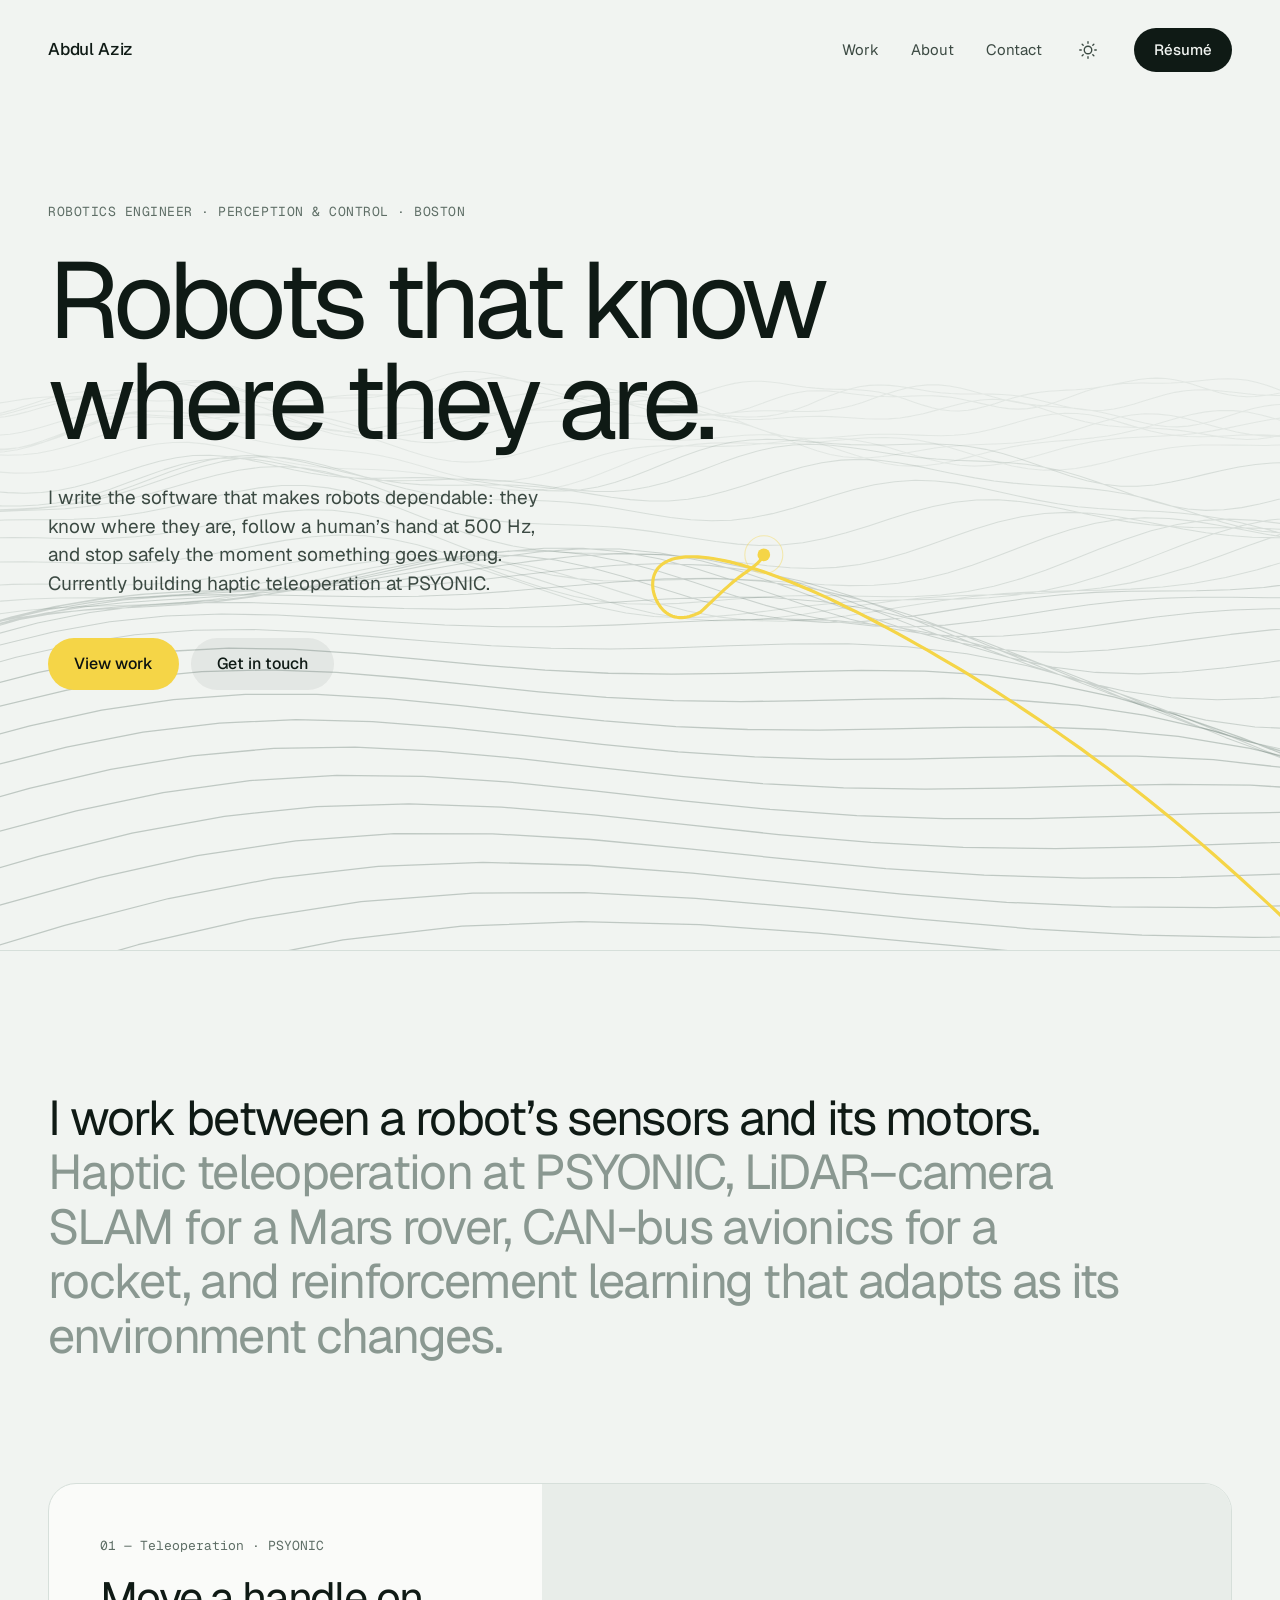
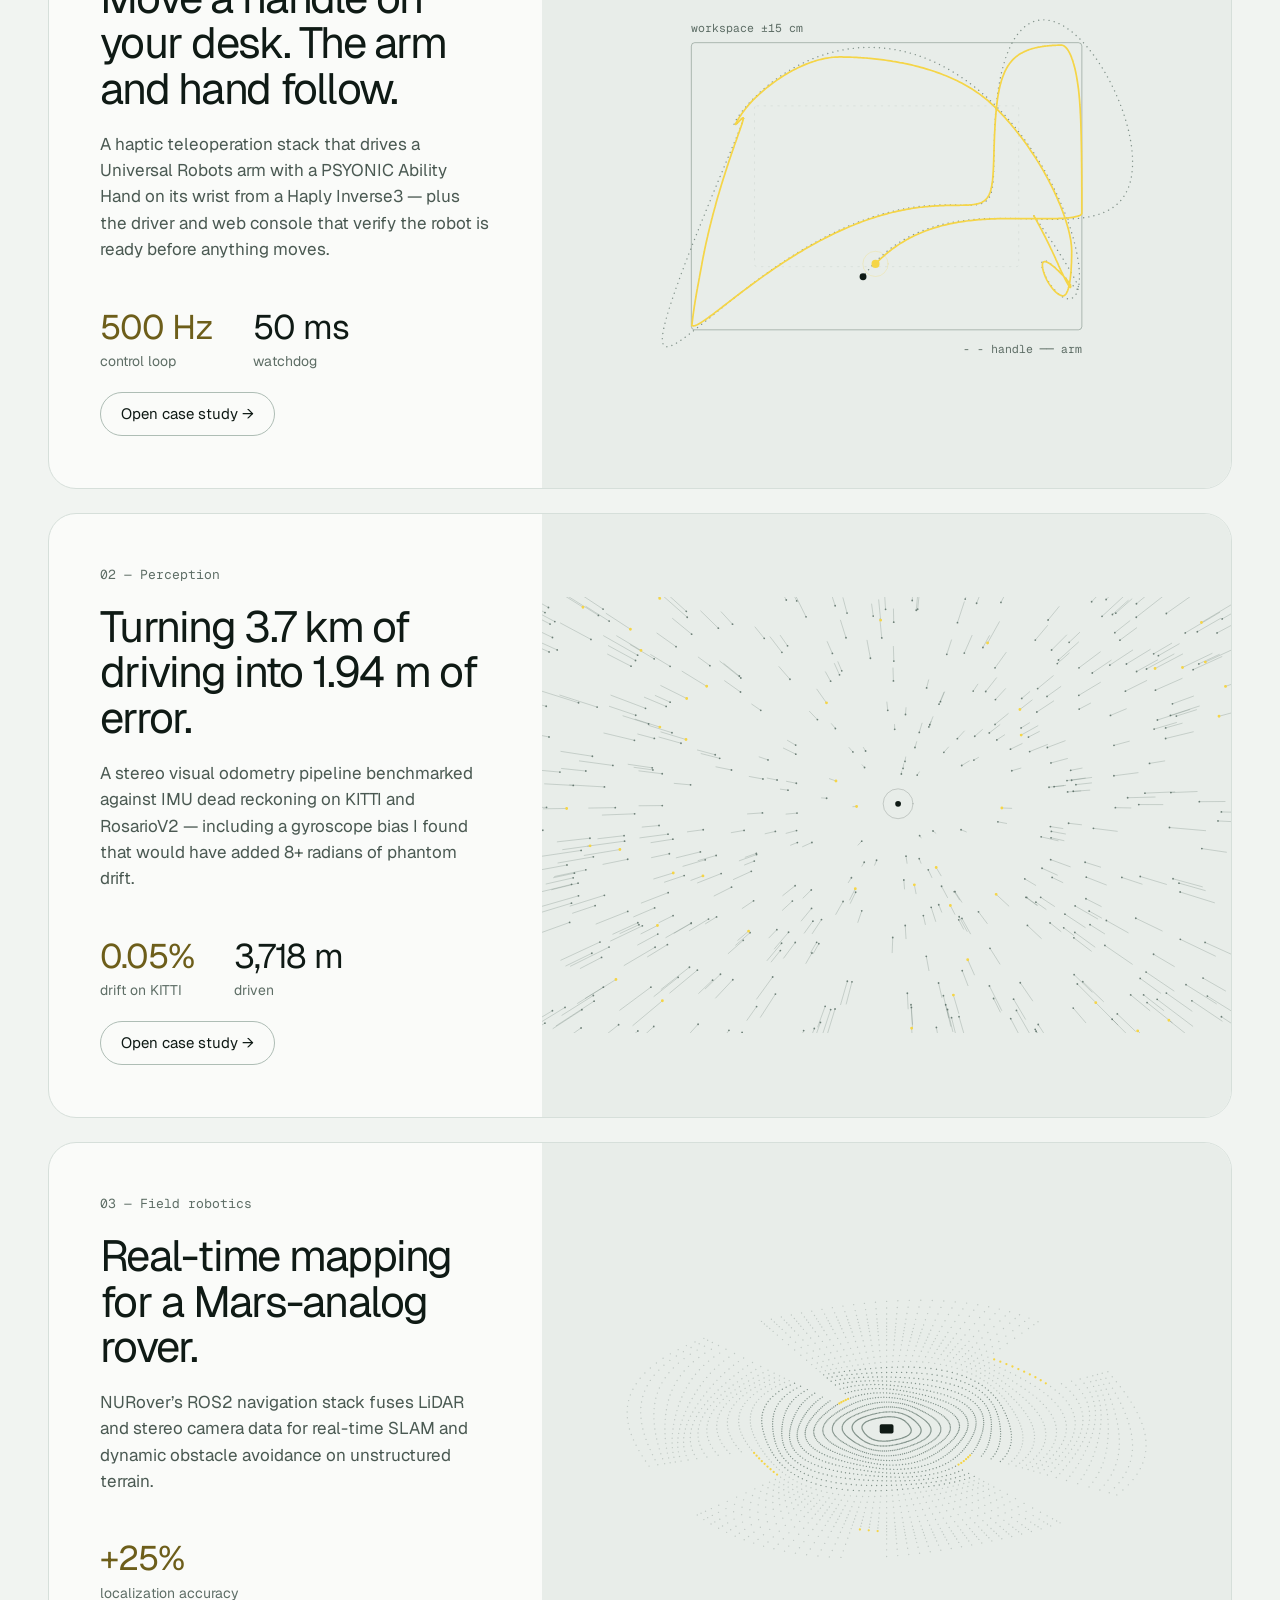
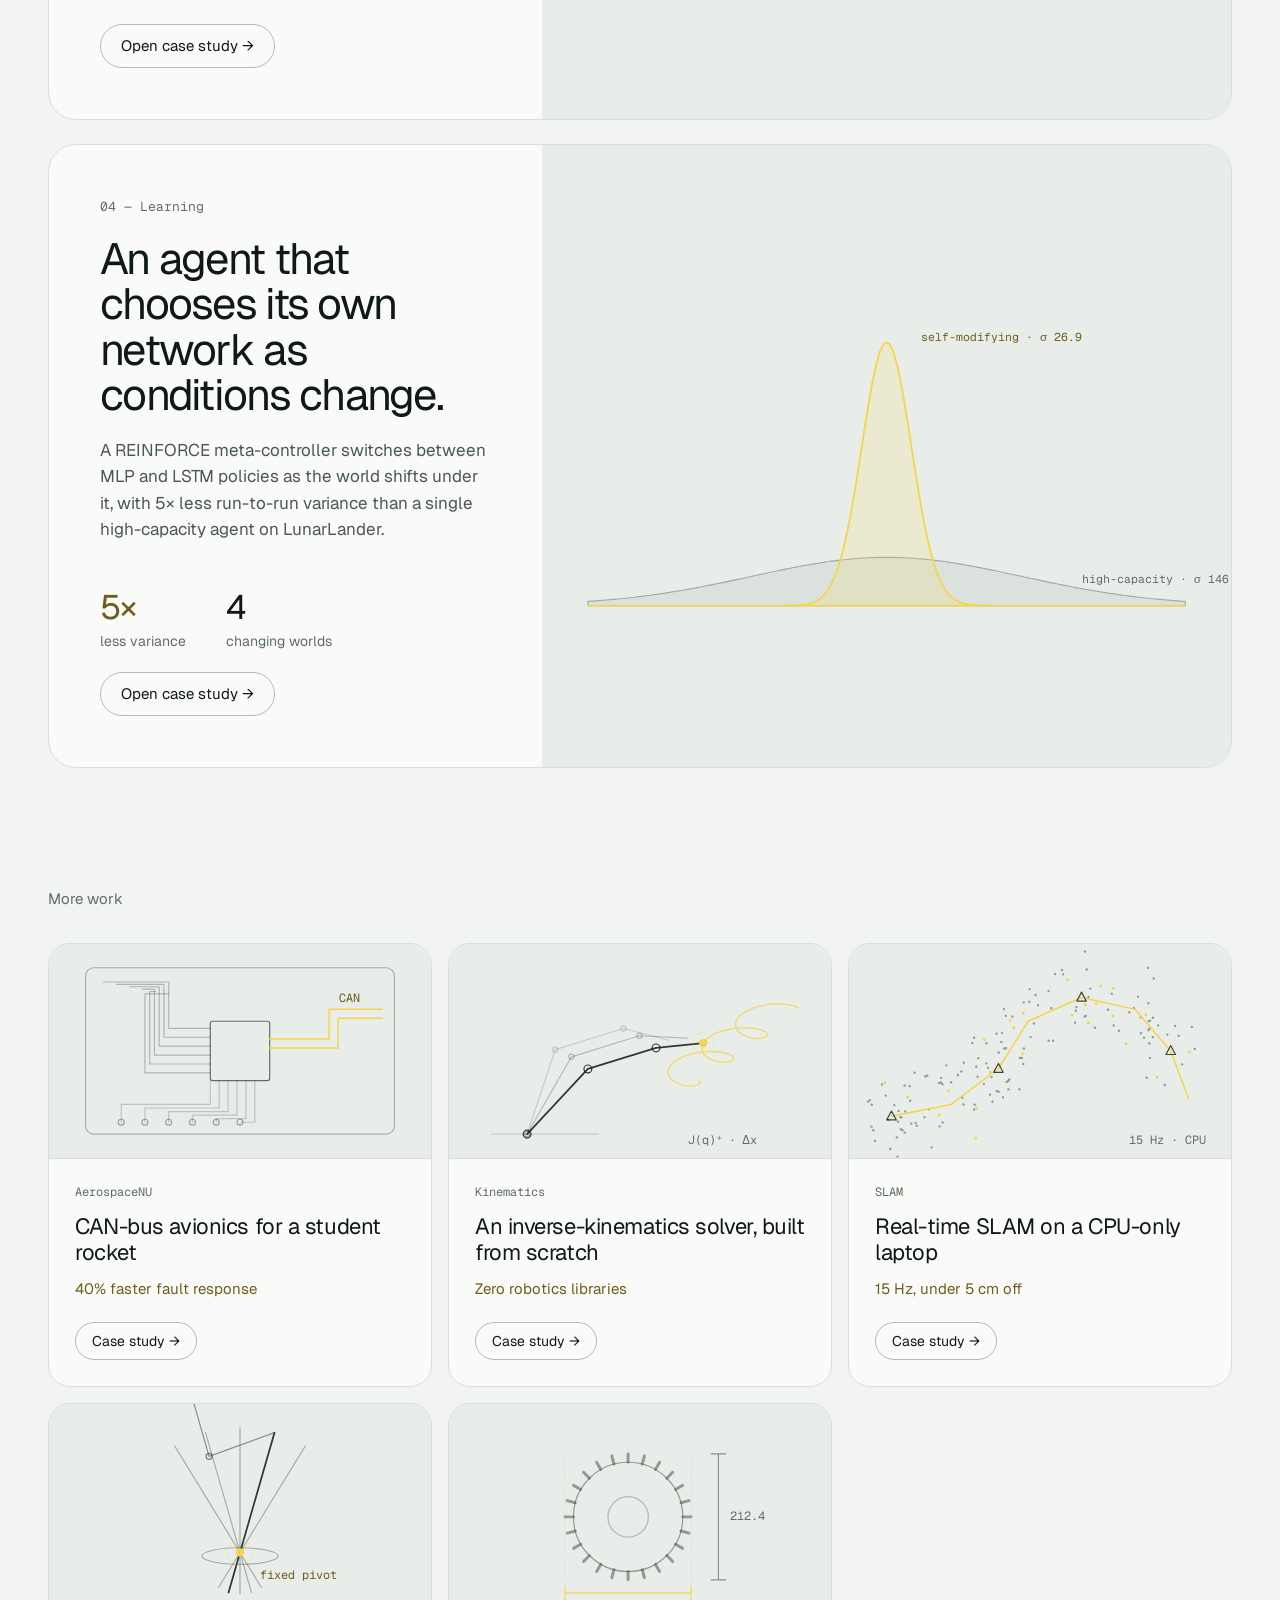
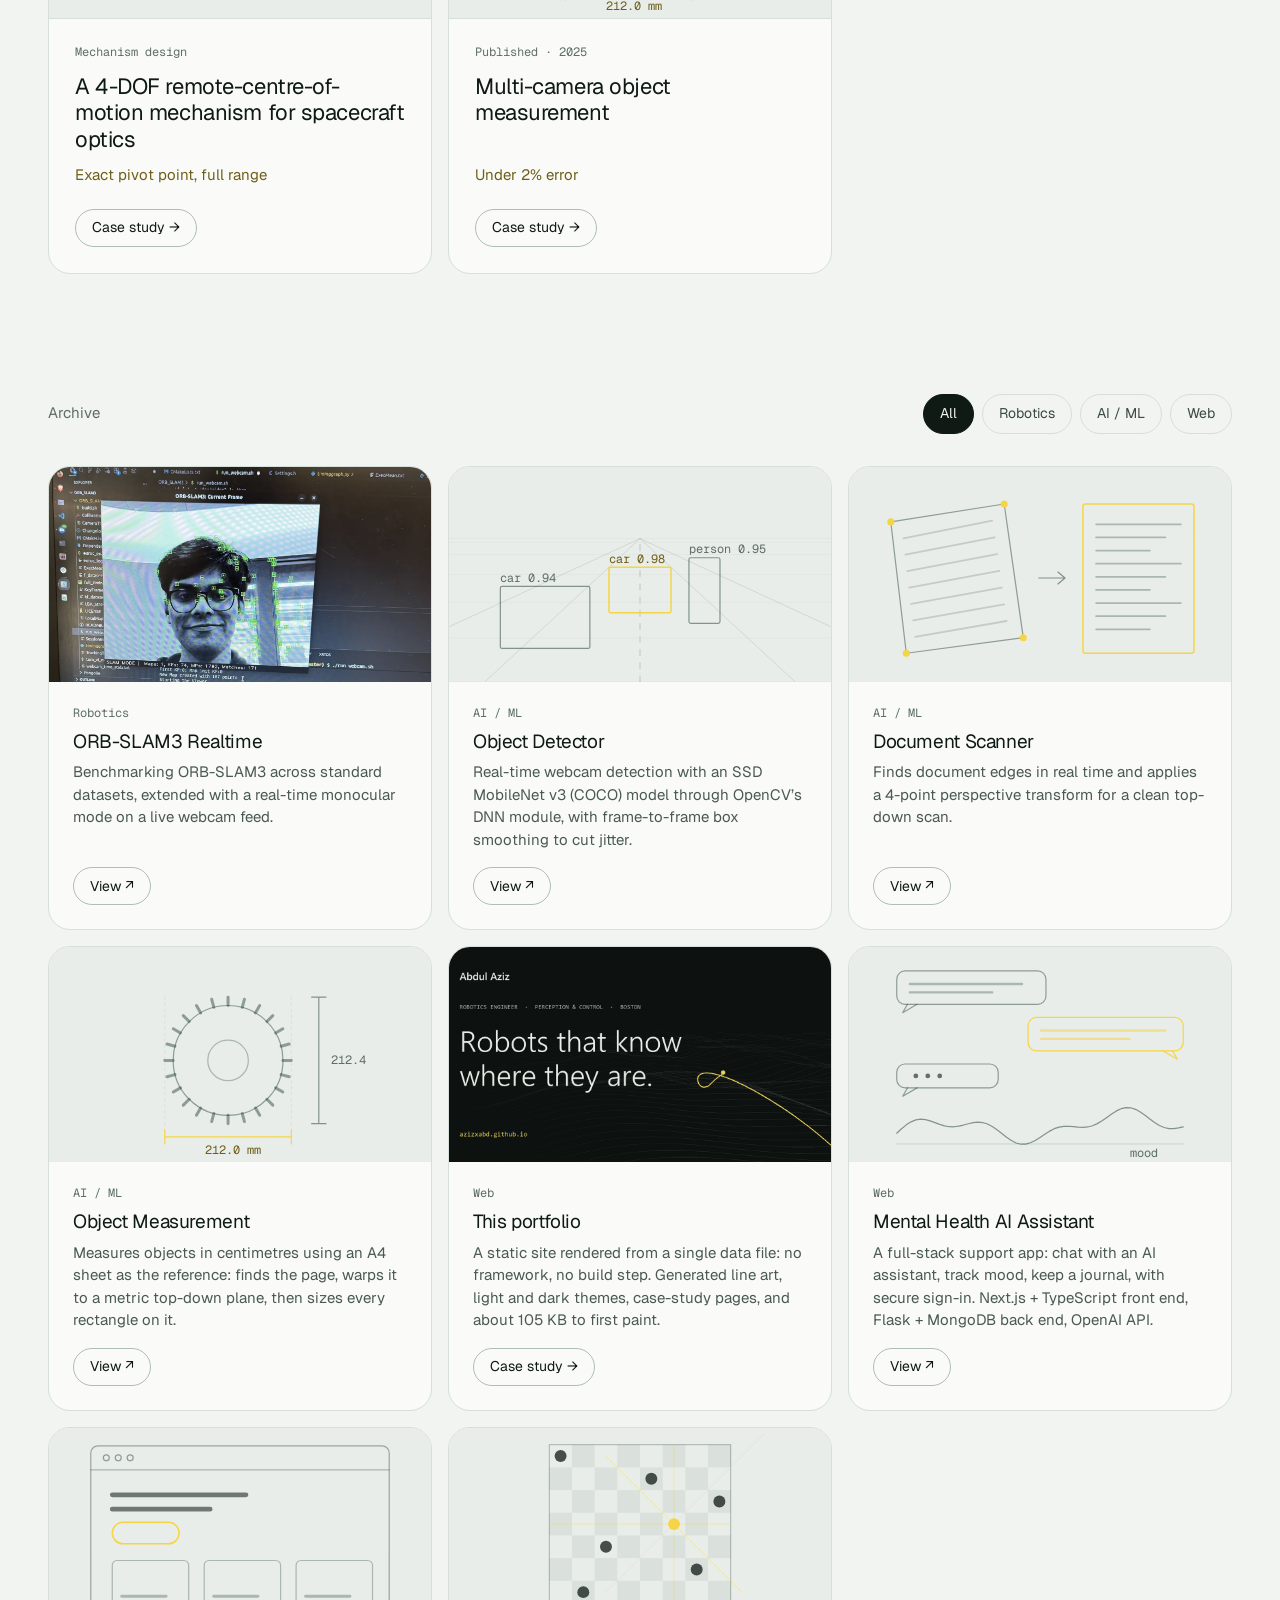
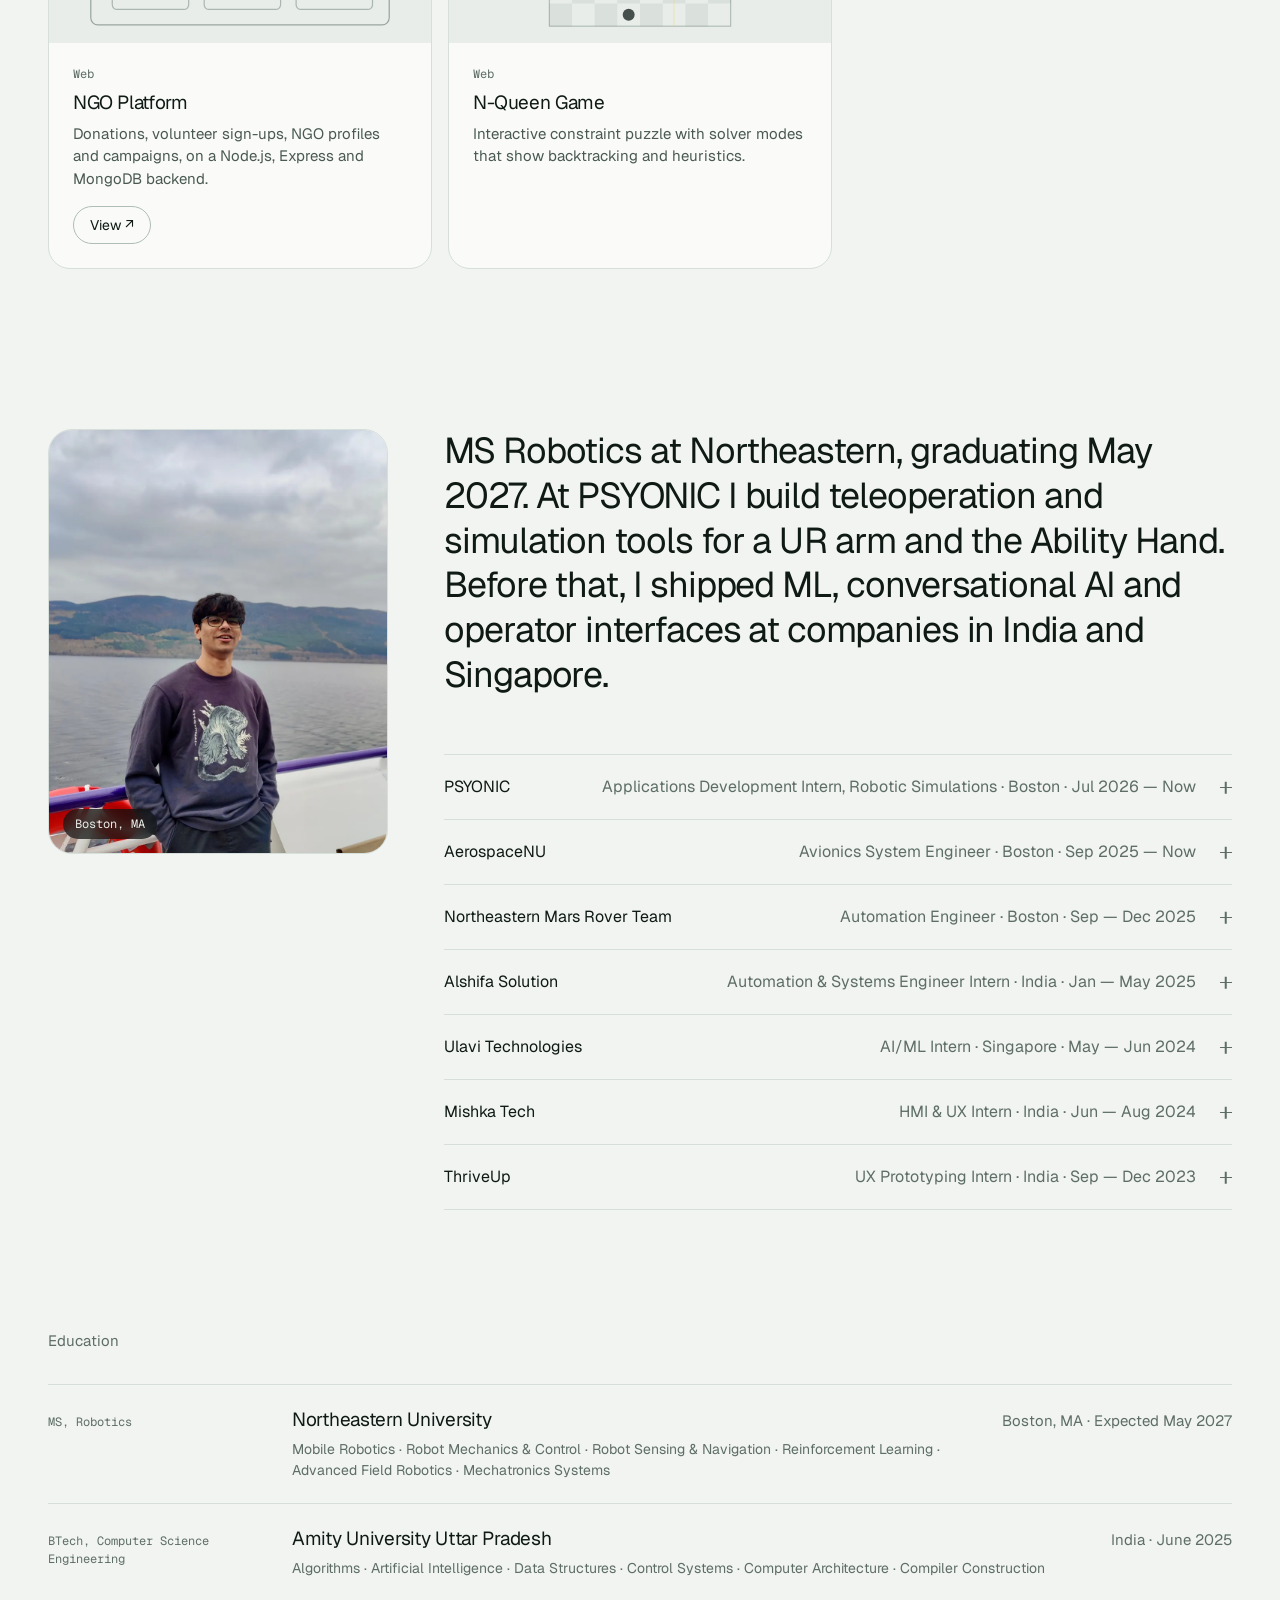
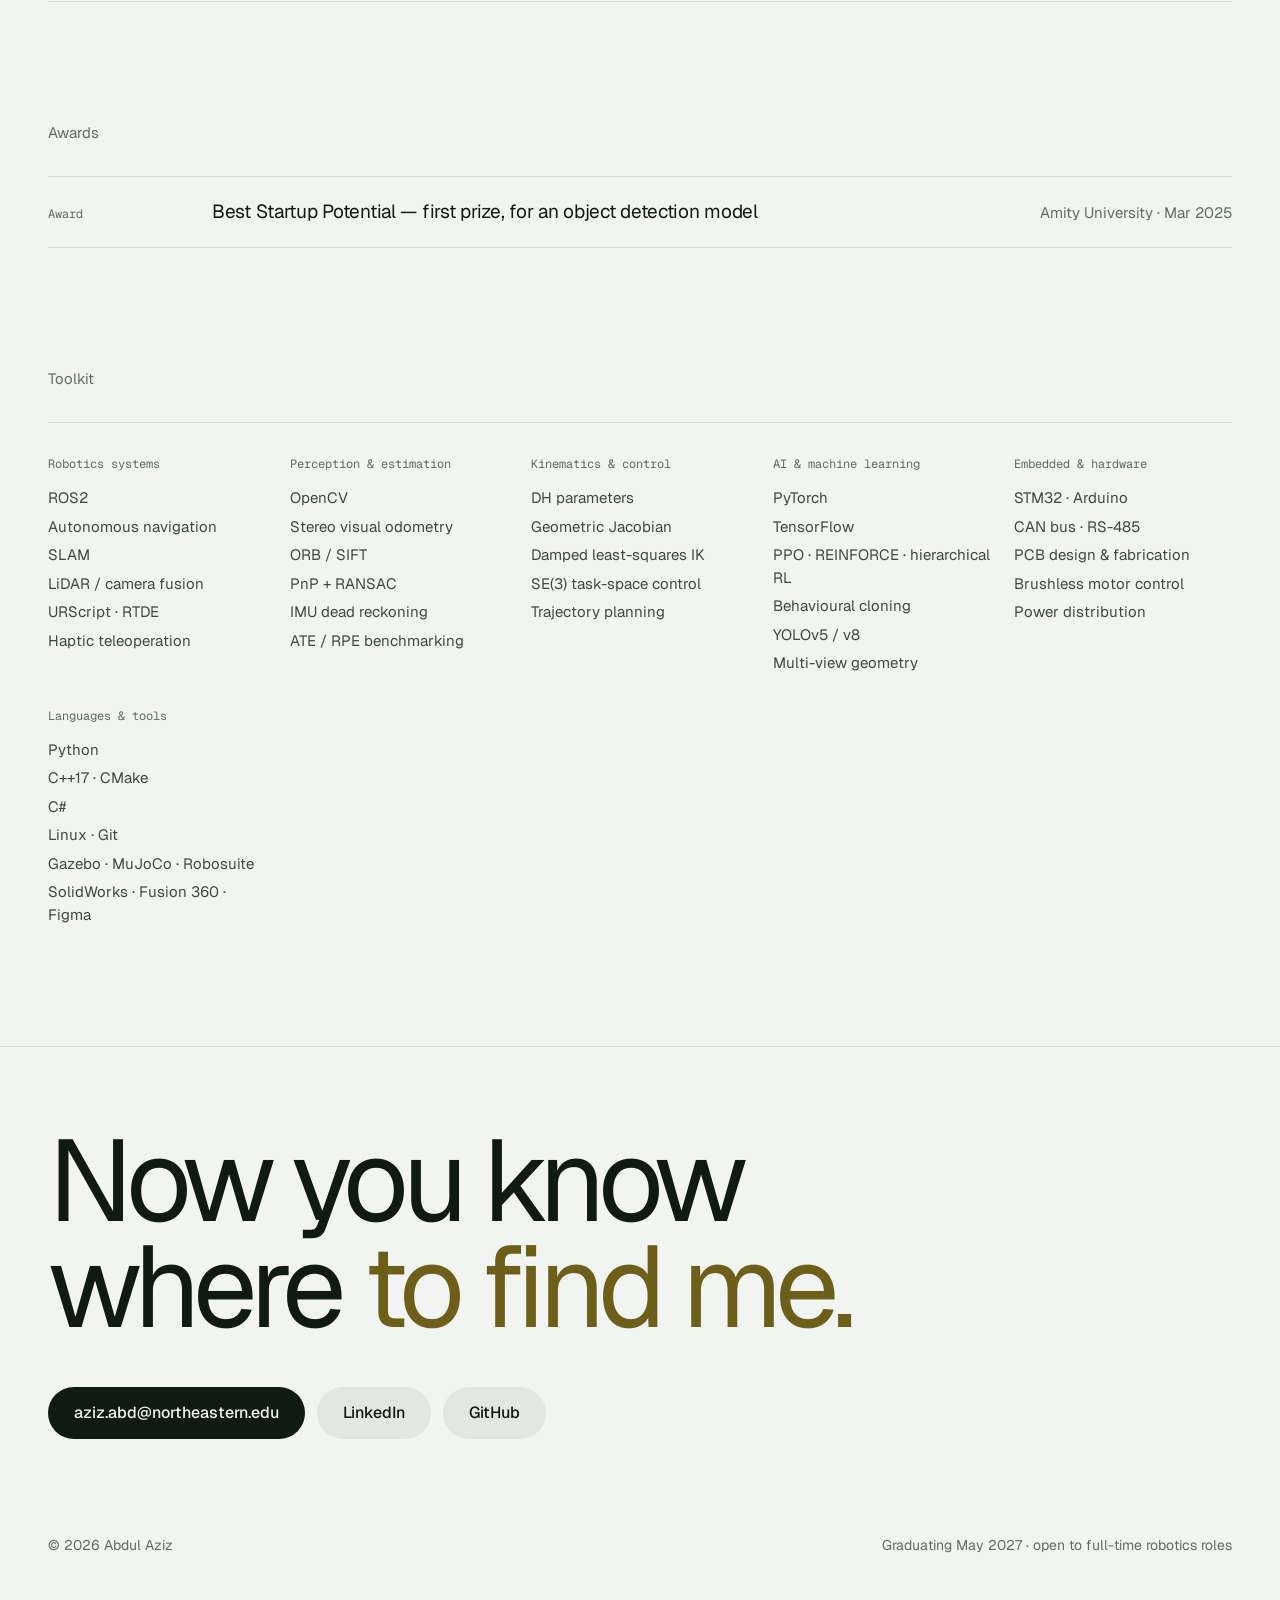
<file: index.html>
<!doctype html>
<html lang="en">
<head>
  <meta charset="utf-8">
  <meta name="viewport" content="width=device-width, initial-scale=1">
  <title>Abdul Aziz — Robotics Engineer</title>
  <meta name="description" content="Abdul Aziz — MS Robotics at Northeastern. Perception, SLAM, field robotics and embedded avionics.">
  <meta property="og:title" content="Abdul Aziz — Robotics Engineer">
  <meta property="og:description" content="Robots that know where they are. Perception, SLAM, field robotics and embedded avionics.">
  <meta property="og:type" content="website">
  <meta property="og:image" content="https://azizxabd.github.io/assets/img/misc/social-card.png">
  <meta property="og:image:width" content="1200">
  <meta property="og:image:height" content="630">
  <meta property="og:image:alt" content="Abdul Aziz — Robotics engineer. Robots that know where they are.">
  <meta name="twitter:card" content="summary_large_image">
  <meta name="theme-color" content="#0C1210">
  <link rel="icon" href="assets/img/misc/favicon.svg" type="image/svg+xml">
  <link rel="apple-touch-icon" href="assets/img/misc/apple-touch-icon.png">

  <link rel="preconnect" href="https://fonts.googleapis.com">
  <link rel="preconnect" href="https://fonts.gstatic.com" crossorigin>
  <!-- Fonts load in the background; text shows immediately in a fallback font -->
  <link rel="preload" as="style" href="https://fonts.googleapis.com/css2?family=Geist:wght@400;500&family=Geist+Mono&display=swap">
  <link rel="stylesheet" href="https://fonts.googleapis.com/css2?family=Geist:wght@400;500&family=Geist+Mono&display=swap" media="print" onload="this.media='all'">
  <noscript><link rel="stylesheet" href="https://fonts.googleapis.com/css2?family=Geist:wght@400;500&family=Geist+Mono&display=swap"></noscript>
  <link rel="stylesheet" href="css/styles.css">

  <!-- Content first, then pick the theme before the page paints -->
  <script src="data/site.js"></script>
  <script>
    (function () {
      var t = null;
      try { t = localStorage.getItem('theme'); } catch (e) {}
      var mode = (window.SITE && SITE.theme && SITE.theme.mode) || 'auto';
      if (t !== 'dark' && t !== 'light') t = mode === 'auto' ? null : mode;
      if (t) document.documentElement.setAttribute('data-theme', t);
    })();
  </script>
</head>
<body data-page="home">
  <main id="app"></main>
  <noscript><p class="noscript">This site needs JavaScript to show its content. Reach me at aziz.abd@northeastern.edu.</p></noscript>
  <script src="js/art.js" defer></script>
  <script src="js/app.js" defer></script>
</body>
</html>
</file>
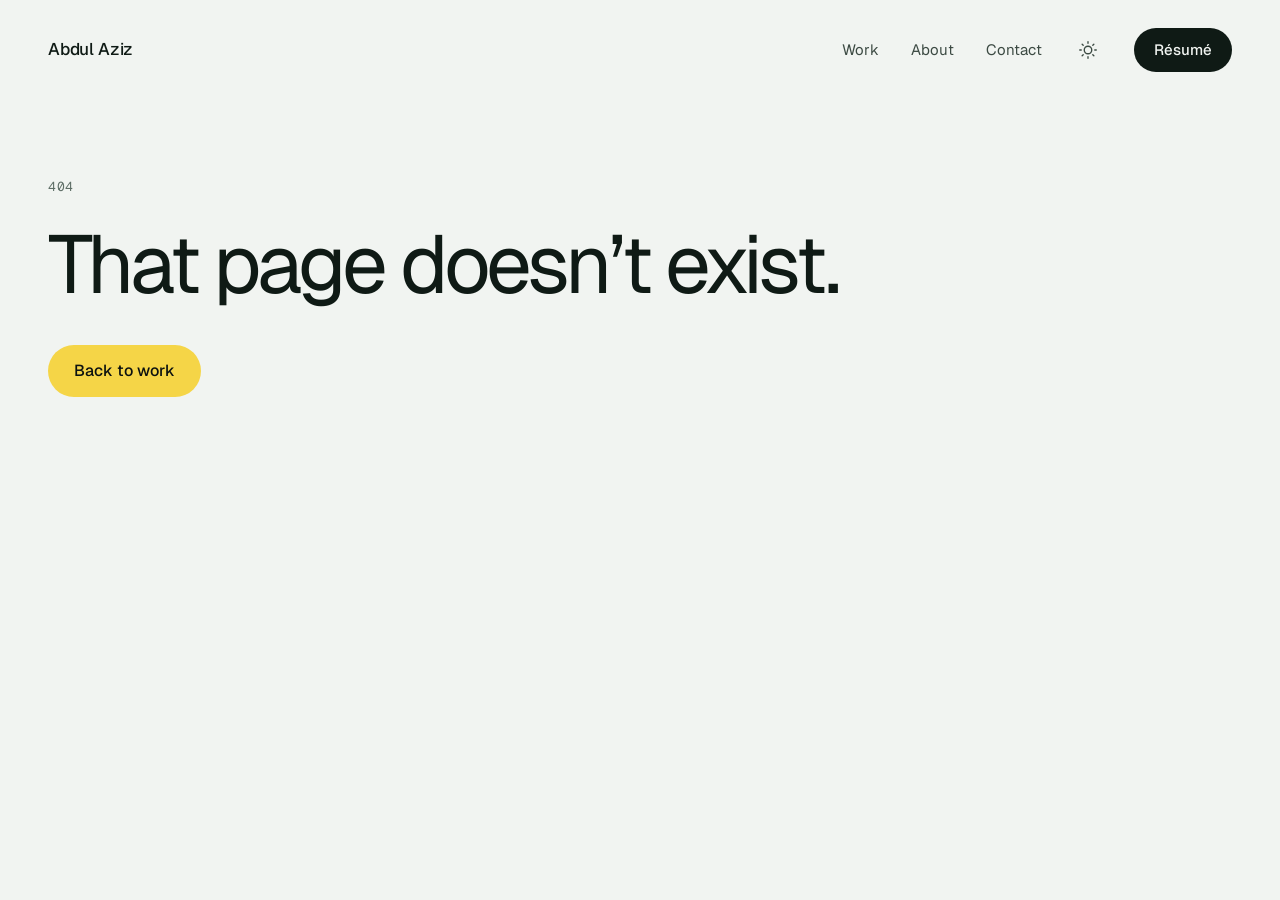
<file: project.html>
<!doctype html>
<html lang="en">
<head>
  <meta charset="utf-8">
  <meta name="viewport" content="width=device-width, initial-scale=1">
  <title>Project — Abdul Aziz</title>
  <meta name="description" content="Abdul Aziz — MS Robotics at Northeastern. Perception, SLAM, field robotics and embedded avionics.">
  <meta property="og:title" content="Abdul Aziz — Robotics Engineer">
  <meta property="og:description" content="Robots that know where they are. Perception, SLAM, field robotics and embedded avionics.">
  <meta property="og:type" content="website">
  <meta property="og:image" content="https://azizxabd.github.io/assets/img/misc/social-card.png">
  <meta property="og:image:width" content="1200">
  <meta property="og:image:height" content="630">
  <meta property="og:image:alt" content="Abdul Aziz — Robotics engineer. Robots that know where they are.">
  <meta name="twitter:card" content="summary_large_image">
  <meta name="theme-color" content="#0C1210">
  <link rel="icon" href="assets/img/misc/favicon.svg" type="image/svg+xml">
  <link rel="apple-touch-icon" href="assets/img/misc/apple-touch-icon.png">

  <link rel="preconnect" href="https://fonts.googleapis.com">
  <link rel="preconnect" href="https://fonts.gstatic.com" crossorigin>
  <!-- Fonts load in the background; text shows immediately in a fallback font -->
  <link rel="preload" as="style" href="https://fonts.googleapis.com/css2?family=Geist:wght@400;500&family=Geist+Mono&display=swap">
  <link rel="stylesheet" href="https://fonts.googleapis.com/css2?family=Geist:wght@400;500&family=Geist+Mono&display=swap" media="print" onload="this.media='all'">
  <noscript><link rel="stylesheet" href="https://fonts.googleapis.com/css2?family=Geist:wght@400;500&family=Geist+Mono&display=swap"></noscript>
  <link rel="stylesheet" href="css/styles.css">

  <!-- Content first, then pick the theme before the page paints -->
  <script src="data/site.js"></script>
  <script>
    (function () {
      var t = null;
      try { t = localStorage.getItem('theme'); } catch (e) {}
      var mode = (window.SITE && SITE.theme && SITE.theme.mode) || 'auto';
      if (t !== 'dark' && t !== 'light') t = mode === 'auto' ? null : mode;
      if (t) document.documentElement.setAttribute('data-theme', t);
    })();
  </script>
</head>
<body data-page="project">
  <main id="app"></main>
  <noscript><p class="noscript">This site needs JavaScript to show its content. Reach me at aziz.abd@northeastern.edu.</p></noscript>
  <script src="js/art.js" defer></script>
  <script src="js/app.js" defer></script>
</body>
</html>
</file>
<file: css/styles.css>
/* =====================================================================
   Design tokens — "soft sage night". Change colours here; the accent is
   set from data/site.js (theme.accent).
   ===================================================================== */
:root {
  --accent: #F5D547;
  --on-accent: #0C1210;

  --bg: #0C1210;
  --surface: #121A17;
  --surface-2: #0F1613;
  --surface-3: #18211D;
  --line: #22302A;
  --line-strong: #3D5046;
  --line-axis: #2A3A33;

  --text: #E8EEEA;
  --text-2: #B7C2BC;
  --text-3: #AAB6B0;
  --muted: #9DAAA3;
  --dim: #6E7E76;
  --ink: #DCE8E1;        /* line-art colour */
  --ghost: rgba(255, 255, 255, 0.08);
  --ghost-hover: rgba(255, 255, 255, 0.14);
  --accent-text: var(--accent);

  --font: 'Geist', 'Helvetica Neue', Arial, sans-serif;
  --mono: 'Geist Mono', ui-monospace, SFMono-Regular, Menlo, monospace;
  --max: 1320px;
  --gutter: clamp(20px, 4vw, 48px);
  --r-lg: 28px;
  --r-md: 22px;
  color-scheme: dark;
}

:root[data-theme='light'] {
  --on-accent: #0C1210;
  --bg: #F1F4F1;
  --surface: #FAFBF9;
  --surface-2: #E8EDE9;
  --surface-3: #E3E9E5;
  --line: #D6DFDA;
  --line-strong: #AEBDB5;
  --line-axis: #C3CFC8;
  --text: #0F1A15;
  --text-2: #3C4A43;
  --text-3: #4A5952;
  --muted: #5E6E66;
  --dim: #8A9891;
  --ink: #1E3A2E;
  --ghost: rgba(15, 26, 21, 0.06);
  --ghost-hover: rgba(15, 26, 21, 0.11);
  --accent-text: color-mix(in oklab, var(--accent) 55%, #000);
  color-scheme: light;
}
@media (prefers-color-scheme: light) {
  :root:not([data-theme]) {
    --bg: #F1F4F1;
    --surface: #FAFBF9;
    --surface-2: #E8EDE9;
    --surface-3: #E3E9E5;
    --line: #D6DFDA;
    --line-strong: #AEBDB5;
    --line-axis: #C3CFC8;
    --text: #0F1A15;
    --text-2: #3C4A43;
    --text-3: #4A5952;
    --muted: #5E6E66;
    --dim: #8A9891;
    --ink: #1E3A2E;
    --ghost: rgba(15, 26, 21, 0.06);
    --ghost-hover: rgba(15, 26, 21, 0.11);
    --accent-text: color-mix(in oklab, var(--accent) 55%, #000);
    color-scheme: light;
  }
}

/* ── base ───────────────────────────────────────────────────────────── */
*, *::before, *::after { box-sizing: border-box; }
html { scroll-behavior: smooth; -webkit-text-size-adjust: 100%; }
body {
  margin: 0;
  background: var(--bg);
  color: var(--text);
  font-family: var(--font);
  font-size: 16px;
  line-height: 1.5;
  -webkit-font-smoothing: antialiased;
  text-rendering: optimizeLegibility;
  overflow-x: hidden;
}
a { color: inherit; }
img { max-width: 100%; display: block; }
h1, h2, h3, p { margin: 0; }
:focus-visible { outline: 2px solid var(--accent); outline-offset: 3px; border-radius: 6px; }
.wrap { max-width: var(--max); margin: 0 auto; padding: 0 var(--gutter); width: 100%; }
.acc-t { color: var(--accent-text); }
.muted-t { color: var(--dim); }
.noscript { padding: 40px var(--gutter); }

/* ── buttons ────────────────────────────────────────────────────────── */
.btn-row { display: flex; flex-wrap: wrap; gap: 12px; margin-top: 40px; }
.btn {
  display: inline-flex; align-items: center; min-height: 52px; padding: 0 26px;
  border-radius: 999px; font-weight: 500; text-decoration: none;
  transition: background .2s, transform .2s, opacity .2s;
}
.btn:hover { transform: translateY(-1px); }
.btn-sm { min-height: 44px; padding: 0 20px; }
.btn-accent { background: var(--accent); color: var(--on-accent); }
.btn-accent:hover { opacity: .9; }
.btn-light { background: var(--text); color: var(--bg); }
.btn-ghost { background: var(--ghost); color: var(--text); }
.btn-ghost:hover { background: var(--ghost-hover); }
.pill {
  align-self: flex-start; display: inline-flex; align-items: center; min-height: 44px;
  padding: 0 20px; border-radius: 999px; border: 1px solid var(--line-strong); font-size: 15px;
  transition: background .2s, border-color .2s;
}

/* ── header ─────────────────────────────────────────────────────────── */
.site-header {
  display: flex; flex-wrap: wrap; justify-content: space-between; align-items: center;
  gap: 16px; padding: 28px 0; position: relative; z-index: 2;
}
.brand { font-size: 17px; font-weight: 500; letter-spacing: -0.01em; text-decoration: none; }
.site-header nav { display: flex; flex-wrap: wrap; align-items: center; gap: 12px 32px; font-size: 15px; }
.nav-link { color: var(--text-2); text-decoration: none; transition: color .2s; }
.nav-link:hover { color: var(--text); }
.theme-btn {
  width: 44px; height: 44px; margin: 0 -8px; display: inline-grid; place-items: center;
  background: none; border: 0; border-radius: 999px; color: var(--text-2); cursor: pointer;
}
.theme-btn:hover { color: var(--text); background: var(--ghost); }
.theme-btn svg { width: 18px; height: 18px; fill: none; stroke: currentColor; stroke-width: 1.8; stroke-linecap: round; }

/* ── line art ───────────────────────────────────────────────────────── */
.art { display: block; width: 100%; height: auto; }
.art path, .art circle { fill: none; stroke-linecap: round; stroke-linejoin: round; }
.art .ink-s { stroke: var(--ink); }
.art .ink-f { fill: var(--ink); }
.art .acc-s { stroke: var(--accent); }
.art .acc-f { fill: var(--accent); }
.art .text-s { stroke: var(--text); }
.art .text-f { fill: var(--text); }
.art .line-s { stroke: var(--line-axis); }
.art .muted-f { fill: var(--muted); }
.art text.acc-f { fill: var(--accent-text); }
.art .mono-t { font-family: var(--mono); font-size: 20px; }

/* ── hero ───────────────────────────────────────────────────────────── */
.hero {
  position: relative; overflow: hidden; border-bottom: 1px solid var(--line);
  min-height: clamp(720px, 100svh, 900px); display: flex;
}
.art-terrain { position: absolute; inset: 0; width: 100%; height: 100%; }
.trail { stroke-dasharray: 2400; stroke-dashoffset: 2400; animation: draw 2.6s .3s cubic-bezier(.4, 0, .2, 1) forwards; }
.pulse { transform-box: fill-box; transform-origin: center; animation: pulse 2.8s ease-out infinite; }
@keyframes draw { to { stroke-dashoffset: 0; } }
@keyframes pulse { 0% { transform: scale(.6); opacity: 1; } 100% { transform: scale(1.8); opacity: 0; } }
.hero-inner { position: relative; display: flex; flex-direction: column; }
.hero-copy { padding: clamp(48px, 8vw, 110px) 0 260px; }
.eyebrow {
  margin: 0 0 28px; font-family: var(--mono); font-size: 13px; letter-spacing: 0.04em;
  text-transform: uppercase; color: var(--muted);
}
.hero-title {
  max-width: 980px; font-size: clamp(54px, 8.4vw, 128px); line-height: 0.94;
  font-weight: 400; letter-spacing: -0.055em;
}
.hero-lede { margin-top: 32px; max-width: 520px; font-size: 19px; line-height: 1.5; color: var(--text-2); }

/* ── statement ──────────────────────────────────────────────────────── */
.statement { padding-top: 140px; padding-bottom: 120px; }
.statement p {
  max-width: 1100px; font-size: clamp(30px, 3.8vw, 52px); line-height: 1.12;
  font-weight: 400; letter-spacing: -0.035em;
}

/* ── featured ───────────────────────────────────────────────────────── */
.featured { display: flex; flex-direction: column; gap: 24px; scroll-margin-top: 24px; }
.feature {
  display: flex; flex-wrap: wrap; border-radius: var(--r-lg); background: var(--surface);
  border: 1px solid var(--line); overflow: hidden; text-decoration: none;
  transition: border-color .25s;
}
a.feature:hover { border-color: var(--line-strong); }
a.feature:hover .pill { background: var(--text); color: var(--bg); border-color: var(--text); }
.feature-copy {
  flex: 1 1 380px; min-width: 0; padding: clamp(28px, 4vw, 52px);
  display: flex; flex-direction: column; gap: 20px;
}
.kicker { font-family: var(--mono); font-size: 13px; color: var(--muted); font-weight: 400; }
.kicker-sm { font-size: 12px; }
.feature-title { font-size: clamp(32px, 3.4vw, 46px); line-height: 1.04; font-weight: 400; letter-spacing: -0.04em; }
.feature-sum { font-size: 17px; line-height: 1.55; color: var(--text-3); }
.stats { display: flex; flex-wrap: wrap; gap: 24px 40px; }
.feature-stats { margin-top: auto; padding-top: 24px; }
.stat-v { font-size: 34px; letter-spacing: -0.03em; line-height: 1.2; }
.stat-l { font-size: 14px; color: var(--muted); margin-top: 4px; }
.feature-visual { flex: 1.5 1 520px; min-width: 0; background: var(--surface-2); display: flex; align-items: center; }
.feature-visual img { width: 100%; height: 100%; object-fit: cover; }
.feature-visual .art { transition: transform .8s cubic-bezier(.2, .7, .2, 1); }
a.feature:hover .feature-visual .art { transform: scale(1.03); }

/* ── more work ──────────────────────────────────────────────────────── */
.more { padding-top: 120px; padding-bottom: 40px; }
.section-label { margin: 0 0 32px; font-size: 15px; font-weight: 400; color: var(--muted); }
.card-grid { display: grid; grid-template-columns: repeat(auto-fill, minmax(min(300px, 100%), 1fr)); gap: 16px; }
.card {
  display: flex; flex-direction: column; gap: 12px; min-height: 200px; padding: 28px;
  border-radius: var(--r-md); background: var(--surface); border: 1px solid var(--line);
  text-decoration: none; transition: border-color .25s, transform .25s;
}
a.card:hover { border-color: var(--line-strong); transform: translateY(-2px); }
.card-title { font-size: 22px; line-height: 1.2; letter-spacing: -0.02em; }
.card-hi { margin-top: auto; font-size: 15px; }

/* ── archive ────────────────────────────────────────────────────────── */
.archive { padding-top: 80px; padding-bottom: 40px; }
.archive-head { display: flex; flex-wrap: wrap; justify-content: space-between; align-items: baseline; gap: 16px; margin-bottom: 32px; }
.archive-head .section-label { margin: 0; }
.chips { display: flex; flex-wrap: wrap; gap: 8px; }
.chip {
  font: inherit; font-size: 14px; min-height: 40px; padding: 0 16px; border-radius: 999px;
  border: 1px solid var(--line); background: transparent; color: var(--text-2); cursor: pointer;
  transition: background .2s, color .2s, border-color .2s;
}
.chip:hover { border-color: var(--line-strong); color: var(--text); }
.chip[aria-pressed='true'] { background: var(--text); color: var(--bg); border-color: var(--text); }
.arch-grid { display: grid; grid-template-columns: repeat(auto-fill, minmax(min(300px, 100%), 1fr)); gap: 16px; }
.arch {
  display: flex; flex-direction: column; border-radius: var(--r-md); overflow: hidden;
  background: var(--surface); border: 1px solid var(--line); text-decoration: none;
  transition: border-color .25s, transform .25s;
}
.arch[hidden] { display: none; }
a.arch:hover { border-color: var(--line-strong); transform: translateY(-2px); }
.arch-thumb {
  aspect-ratio: 16 / 9; display: grid; place-items: center; overflow: hidden;
  background: radial-gradient(circle, color-mix(in oklab, var(--ink) 22%, transparent) 1.2px, transparent 1.6px) 0 0 / 18px 18px, var(--surface-2);
}
.arch-thumb:has(img) { background: var(--surface-3); }
.arch-thumb img { width: 100%; height: 100%; object-fit: cover; filter: saturate(.85); transition: transform .6s; }
a.arch:hover .arch-thumb img { transform: scale(1.04); }
.thumb-ph, .img-missing::after { font-family: var(--mono); font-size: 12px; letter-spacing: .08em; color: var(--dim); }
.arch-body { display: flex; flex-direction: column; gap: 8px; padding: 22px 24px 24px; flex: 1; }
.arch-title { font-size: 19px; letter-spacing: -0.02em; line-height: 1.25; }
.arch-sum { font-size: 15px; line-height: 1.5; color: var(--text-3); }
.arch-link { margin-top: auto; padding-top: 8px; font-size: 14px; color: var(--accent-text); }

/* ── about + experience ─────────────────────────────────────────────── */
.about { padding-top: 120px; padding-bottom: 120px; display: flex; flex-wrap: wrap; gap: 56px; align-items: flex-start; scroll-margin-top: 0; }
.portrait {
  margin: 0; flex: 0 1 340px; aspect-ratio: 4 / 5; border-radius: 24px; overflow: hidden;
  background: var(--surface-3); border: 1px solid var(--line); position: relative;
}
.portrait img { width: 100%; height: 100%; object-fit: cover; }
.portrait figcaption {
  position: absolute; left: 14px; bottom: 14px; padding: 6px 12px; border-radius: 999px;
  background: rgba(12, 18, 16, .7); backdrop-filter: blur(6px); color: #E8EEEA;
  font-family: var(--mono); font-size: 12px;
}
.about-copy { flex: 1 1 520px; min-width: 0; }
.about-text { font-size: clamp(26px, 2.8vw, 36px); line-height: 1.25; font-weight: 400; letter-spacing: -0.03em; }
.xp-list { margin-top: 56px; border-top: 1px solid var(--line); }
.xp { border-bottom: 1px solid var(--line); }
.xp-list > .xp-row { border-bottom: 1px solid var(--line); }
.xp-row {
  display: flex; flex-wrap: wrap; justify-content: space-between; align-items: center;
  gap: 8px 24px; padding: 20px 0; list-style: none; cursor: default;
}
summary.xp-row { cursor: pointer; }
summary.xp-row::-webkit-details-marker { display: none; }
.xp-org { flex: 1 1 auto; }
.xp-meta { color: var(--muted); }
.xp-plus { position: relative; width: 12px; height: 12px; flex: none; }
.xp-plus::before, .xp-plus::after {
  content: ''; position: absolute; left: 0; top: 50%; width: 12px; height: 1.5px;
  background: var(--muted); transition: transform .25s;
}
.xp-plus::after { transform: rotate(90deg); }
.xp[open] .xp-plus::after { transform: rotate(0); }
summary.xp-row:hover .xp-org { color: var(--accent-text); }
.xp-points { margin: -4px 0 0; padding: 0 0 22px 18px; color: var(--text-3); font-size: 15px; line-height: 1.6; max-width: 720px; }
.xp-points li + li { margin-top: 6px; }
.xp-points li::marker { color: var(--dim); }

/* ── recognition ────────────────────────────────────────────────────── */
.recognition { padding-bottom: 120px; }
.rec-list { border-top: 1px solid var(--line); }
.rec {
  display: grid; grid-template-columns: 140px 1fr auto; gap: 8px 24px; align-items: baseline;
  padding: 22px 0; border-bottom: 1px solid var(--line); text-decoration: none;
}
.rec-title { font-size: 19px; line-height: 1.35; letter-spacing: -0.015em; max-width: 760px; }
.rec-meta { color: var(--muted); font-size: 15px; white-space: nowrap; }
a.rec:hover .rec-title { color: var(--accent-text); }
@media (max-width: 720px) {
  .rec { grid-template-columns: 1fr; }
  .rec-meta { white-space: normal; }
}

code {
  font-family: var(--mono); font-size: .88em; padding: .1em .4em; border-radius: 6px;
  background: var(--ghost);
}

/* ── toolkit ────────────────────────────────────────────────────────── */
.toolkit { padding-bottom: 120px; }
.tk-grid { display: grid; grid-template-columns: repeat(auto-fit, minmax(min(200px, 100%), 1fr)); gap: 32px 24px; border-top: 1px solid var(--line); padding-top: 32px; }
.tk-group h3 { margin: 0 0 14px; }
.tk-group ul { list-style: none; margin: 0; padding: 0; display: grid; gap: 6px; color: var(--text-2); font-size: 15px; }

/* ── contact / footer ───────────────────────────────────────────────── */
.contact { padding-top: 80px; padding-bottom: 56px; border-top: 1px solid var(--line); scroll-margin-top: 0; }
.contact-title { font-size: clamp(56px, 9vw, 136px); line-height: 0.92; font-weight: 400; letter-spacing: -0.06em; }
.contact .btn-row { margin-top: 48px; }
.footnote { display: flex; flex-wrap: wrap; justify-content: space-between; gap: 12px; margin-top: 96px; font-size: 14px; color: var(--muted); }

/* ── case study page ────────────────────────────────────────────────── */
.back { display: inline-block; margin-top: 24px; color: var(--muted); text-decoration: none; font-size: 15px; }
.back:hover { color: var(--text); }
.cs-head { padding: clamp(40px, 6vw, 80px) 0 56px; }
.cs-title { max-width: 1080px; font-size: clamp(44px, 6.4vw, 96px); line-height: 0.98; font-weight: 400; letter-spacing: -0.05em; }
.cs-lede { margin-top: 28px; max-width: 640px; font-size: 20px; line-height: 1.5; color: var(--text-2); }
.cs-stats { margin-top: 40px; }
.tags { list-style: none; margin: 32px 0 0; padding: 0; display: flex; flex-wrap: wrap; gap: 8px; }
.tags li { font-family: var(--mono); font-size: 12px; color: var(--muted); padding: 6px 12px; border: 1px solid var(--line); border-radius: 999px; }
.cs-visual { border-radius: var(--r-lg); overflow: hidden; background: var(--surface-2); border: 1px solid var(--line); }
.cs-body { max-width: 760px; padding: 80px 0 40px; display: grid; gap: 56px; }
.cs-h { font-size: 15px; font-weight: 400; color: var(--muted); margin-bottom: 18px; }
.cs-p { font-size: 19px; line-height: 1.6; color: var(--text-2); }
.cs-p + .cs-p { margin-top: 18px; }
.cs-list { margin: 0; padding: 0; list-style: none; border-top: 1px solid var(--line); }
.cs-list li { padding: 18px 0; border-bottom: 1px solid var(--line); font-size: 18px; line-height: 1.5; color: var(--text-2); }
.cs-fig { margin: 0; }
.cs-fig img { border-radius: var(--r-md); border: 1px solid var(--line); width: 100%; }
.cs-fig figcaption { margin-top: 12px; font-size: 14px; color: var(--muted); }
.cs-quote { margin: 0; padding-left: 24px; border-left: 2px solid var(--accent); font-size: 26px; line-height: 1.35; letter-spacing: -0.02em; }
.cs-next {
  display: flex; flex-direction: column; gap: 16px; margin: 80px 0 120px; padding: clamp(28px, 4vw, 52px);
  border-radius: var(--r-lg); background: var(--surface); border: 1px solid var(--line); text-decoration: none;
  transition: border-color .25s;
}
.cs-next:hover { border-color: var(--line-strong); }
.cs-next-title { font-size: clamp(28px, 3vw, 40px); line-height: 1.08; letter-spacing: -0.035em; max-width: 820px; }
.img-missing { display: grid; place-items: center; min-height: 160px; }
.img-missing::after { content: 'IMAGE'; }

/* ── reveal animation ───────────────────────────────────────────────── */
.js-reveal .reveal { opacity: 0; transform: translateY(18px); transition: opacity .7s ease, transform .7s cubic-bezier(.2, .7, .2, 1); }
.js-reveal .reveal.in { opacity: 1; transform: none; }

@media (prefers-reduced-motion: reduce) {
  html { scroll-behavior: auto; }
  .trail { animation: none; stroke-dashoffset: 0; }
  .pulse { animation: none; }
  *, *::before, *::after { transition-duration: 0s !important; }
}

/* ── small screens ──────────────────────────────────────────────────── */
@media (max-width: 640px) {
  .site-header { flex-wrap: nowrap; }
  .site-header nav { gap: 8px 16px; flex-wrap: nowrap; }
  .nav-link { display: none; }
  .art-terrain { opacity: .55; }
  .hero-copy { padding-top: 32px; padding-bottom: 200px; }
  .hero-lede { font-size: 17px; }
  .statement { padding-top: 96px; padding-bottom: 80px; }
  .more, .about { padding-top: 80px; }
  .about { padding-bottom: 80px; gap: 40px; }
  .portrait { flex-basis: 100%; }
  .footnote { margin-top: 64px; }
}

/* ── education (reuses the recognition rows) ────────────────────────── */
.rec.edu { grid-template-columns: 220px 1fr auto; }
.edu-detail { display: block; margin-top: 6px; font-size: 14px; line-height: 1.5; color: var(--muted); letter-spacing: 0; }
.recognition + .recognition { padding-top: 0; }
@media (max-width: 720px) { .rec.edu { grid-template-columns: 1fr; } }

/* Line-art thumbnails in archive cards */
.arch-thumb:has(.art) { background: var(--surface-2); }
.arch-thumb .art { width: 100%; height: 100%; transition: transform .6s; }
a.arch:hover .arch-thumb .art { transform: scale(1.04); }

/* Case-study tables */
.cs-table-wrap { overflow-x: auto; border-top: 1px solid var(--line); }
.cs-table { width: 100%; border-collapse: collapse; font-size: 15px; font-variant-numeric: tabular-nums; }
.cs-table th, .cs-table td { text-align: left; padding: 14px 16px 14px 0; border-bottom: 1px solid var(--line); white-space: nowrap; }
.cs-table thead th { font-family: var(--mono); font-size: 12px; font-weight: 400; color: var(--muted); }
.cs-table tbody th { font-weight: 400; color: var(--text); }
.cs-table td { color: var(--text-2); }
.cs-note { margin-top: 12px; font-size: 14px; line-height: 1.55; color: var(--muted); }

/* "More work" cards with a graphic on top */
.card.card-media { padding: 0; gap: 0; overflow: hidden; }
.card-thumb { aspect-ratio: 16 / 9; background: var(--surface-2); overflow: hidden; border-bottom: 1px solid var(--line); }
.card-thumb .art, .card-thumb img { width: 100%; height: 100%; object-fit: cover; transition: transform .6s; }
a.card:hover .card-thumb .art, a.card:hover .card-thumb img { transform: scale(1.04); }
.card-body { display: flex; flex-direction: column; gap: 12px; padding: 24px 26px 26px; flex: 1; }

/* "Case study" / "View" button on More work and Archive cards */
.pill-sm { min-height: 38px; padding: 0 16px; font-size: 14px; }
.card-cta { margin-top: 10px; color: var(--text); }
.arch-cta { margin-top: auto; }
.arch-body .arch-sum { margin-bottom: 8px; }
a.card:hover .card-cta, a.arch:hover .card-cta { background: var(--text); color: var(--bg); border-color: var(--text); }
</file>
